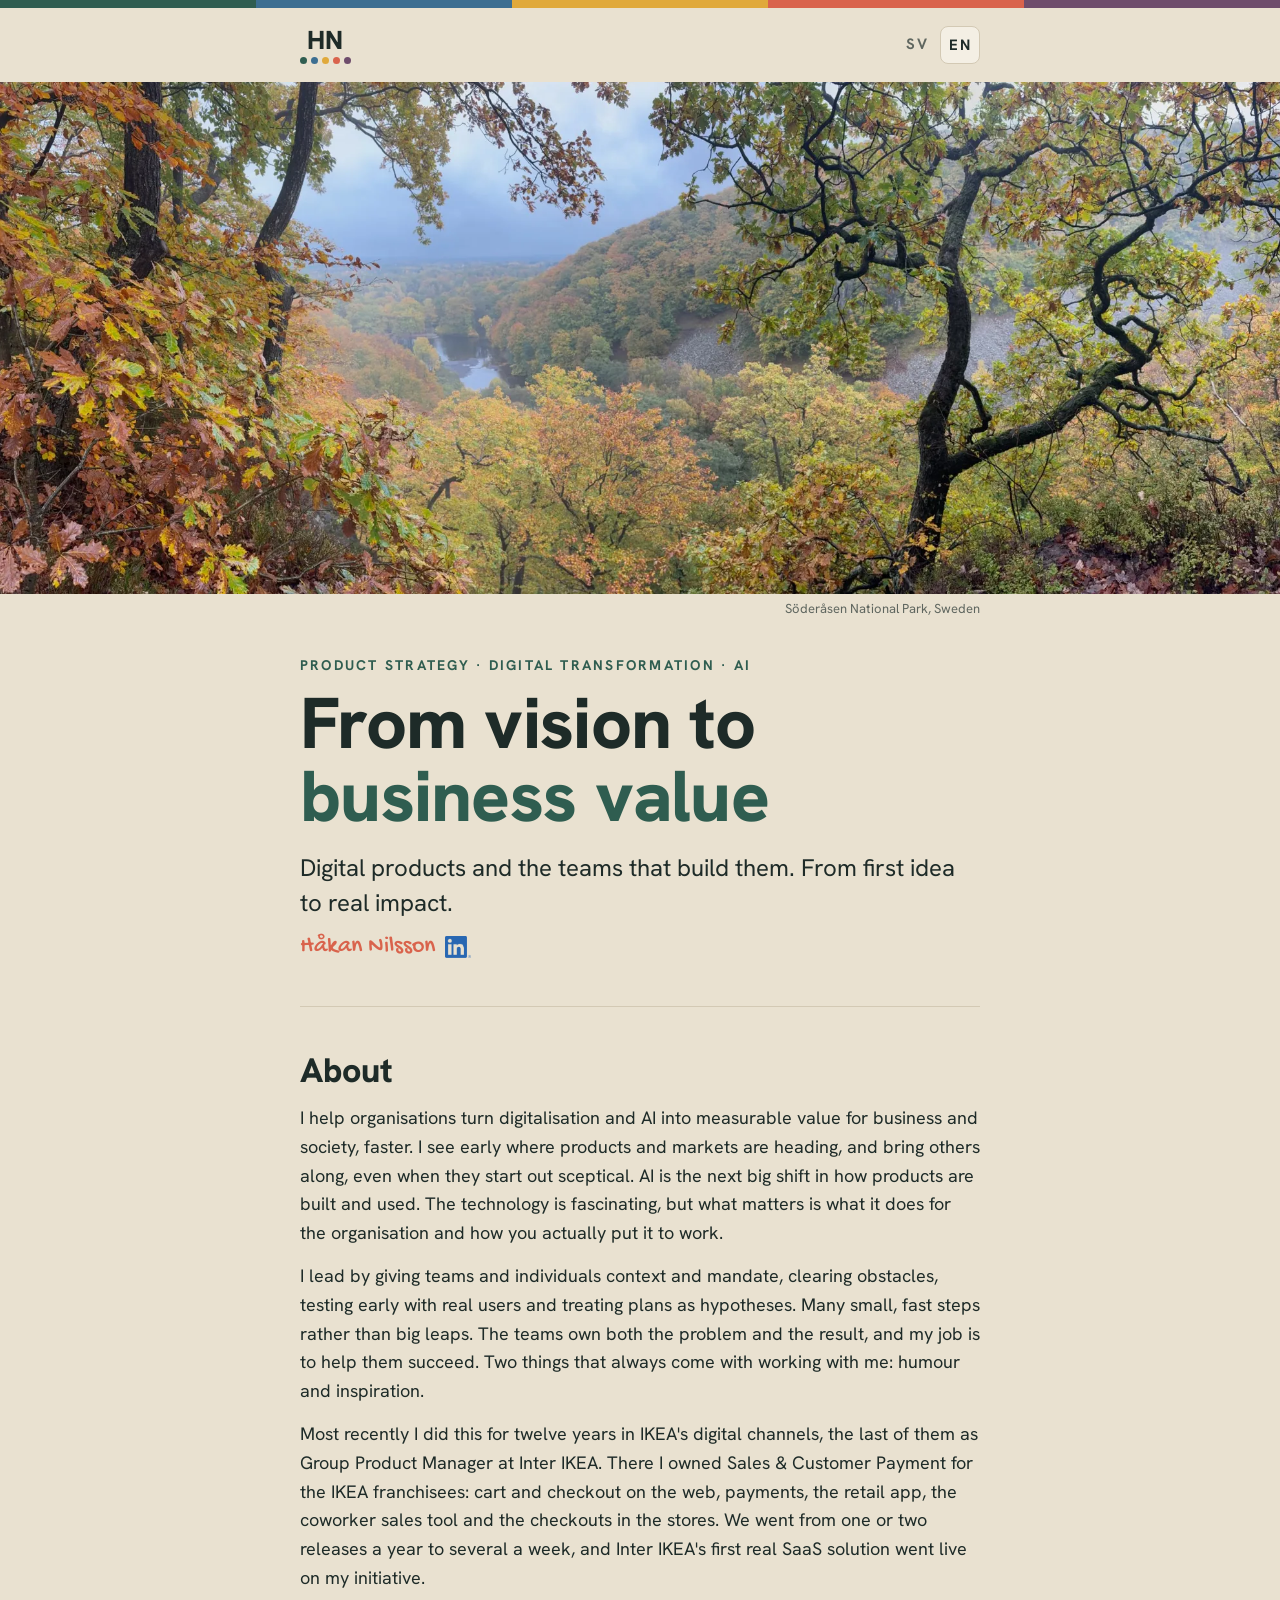
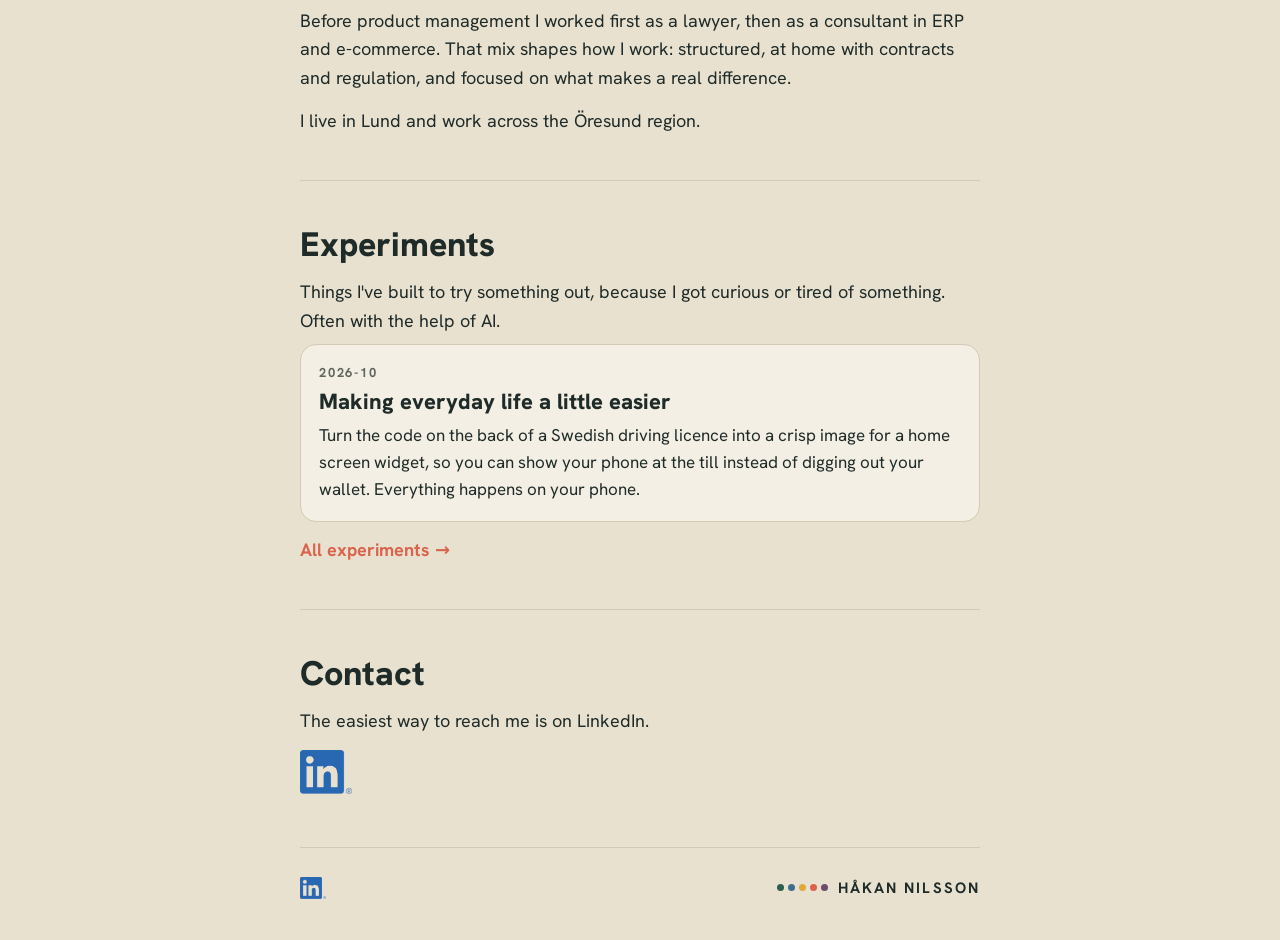
<file: index.html>
<!doctype html>
<html lang="sv">
<head>
<meta charset="utf-8">
<meta name="viewport" content="width=device-width, initial-scale=1">
<title>Håkan Nilsson</title>
<meta name="description" content="Håkan Nilsson · Från vision till affärsvärde · From vision to business value">
<link rel="alternate" hreflang="sv" href="https://hakannilsson.com/sv/">
<link rel="alternate" hreflang="en" href="https://hakannilsson.com/en/">
<link rel="alternate" hreflang="x-default" href="https://hakannilsson.com/">
<link rel="icon" href="/favicon.ico" sizes="48x48">
<link rel="icon" href="/favicon.svg" type="image/svg+xml">
<link rel="apple-touch-icon" href="/apple-touch-icon.png">
<meta name="theme-color" content="#E9E1D0">
<link rel="stylesheet" href="/assets/site.css">
<script>
(function(){
  var l=(navigator.languages&&navigator.languages.length?navigator.languages:[navigator.language||""]);
  var sv=false; for(var i=0;i<l.length;i++){ var x=(l[i]||"").toLowerCase(); if(x.indexOf("sv")===0||x.indexOf("nb")===0||x.indexOf("no")===0||x.indexOf("da")===0){sv=true;break;} if(x.indexOf("en")===0)break; }
  location.replace(sv?"/sv/":"/en/");
})();
</script>
<script defer src="https://cloud.umami.is/script.js" data-website-id="d91f61fa-3d75-4a39-abb6-3322f1e78047"></script>
</head>
<body>
<div class="band"><i style="background:#2F5D50"></i><i style="background:#3C6E91"></i><i style="background:#E0A93B"></i><i style="background:#D9634C"></i><i style="background:#6E4C6B"></i></div>
<div class="wrap" style="padding-top:60px">
<a class="mono" href="/sv/">HN<span class="dots"><i style="background:#2F5D50"></i><i style="background:#3C6E91"></i><i style="background:#E0A93B"></i><i style="background:#D9634C"></i><i style="background:#6E4C6B"></i></span></a>
<p style="margin-top:24px"><a href="/sv/" hreflang="sv" lang="sv">Svenska</a> · <a href="/en/" hreflang="en" lang="en">English</a></p>
</div>
</body>
</html>
</file>
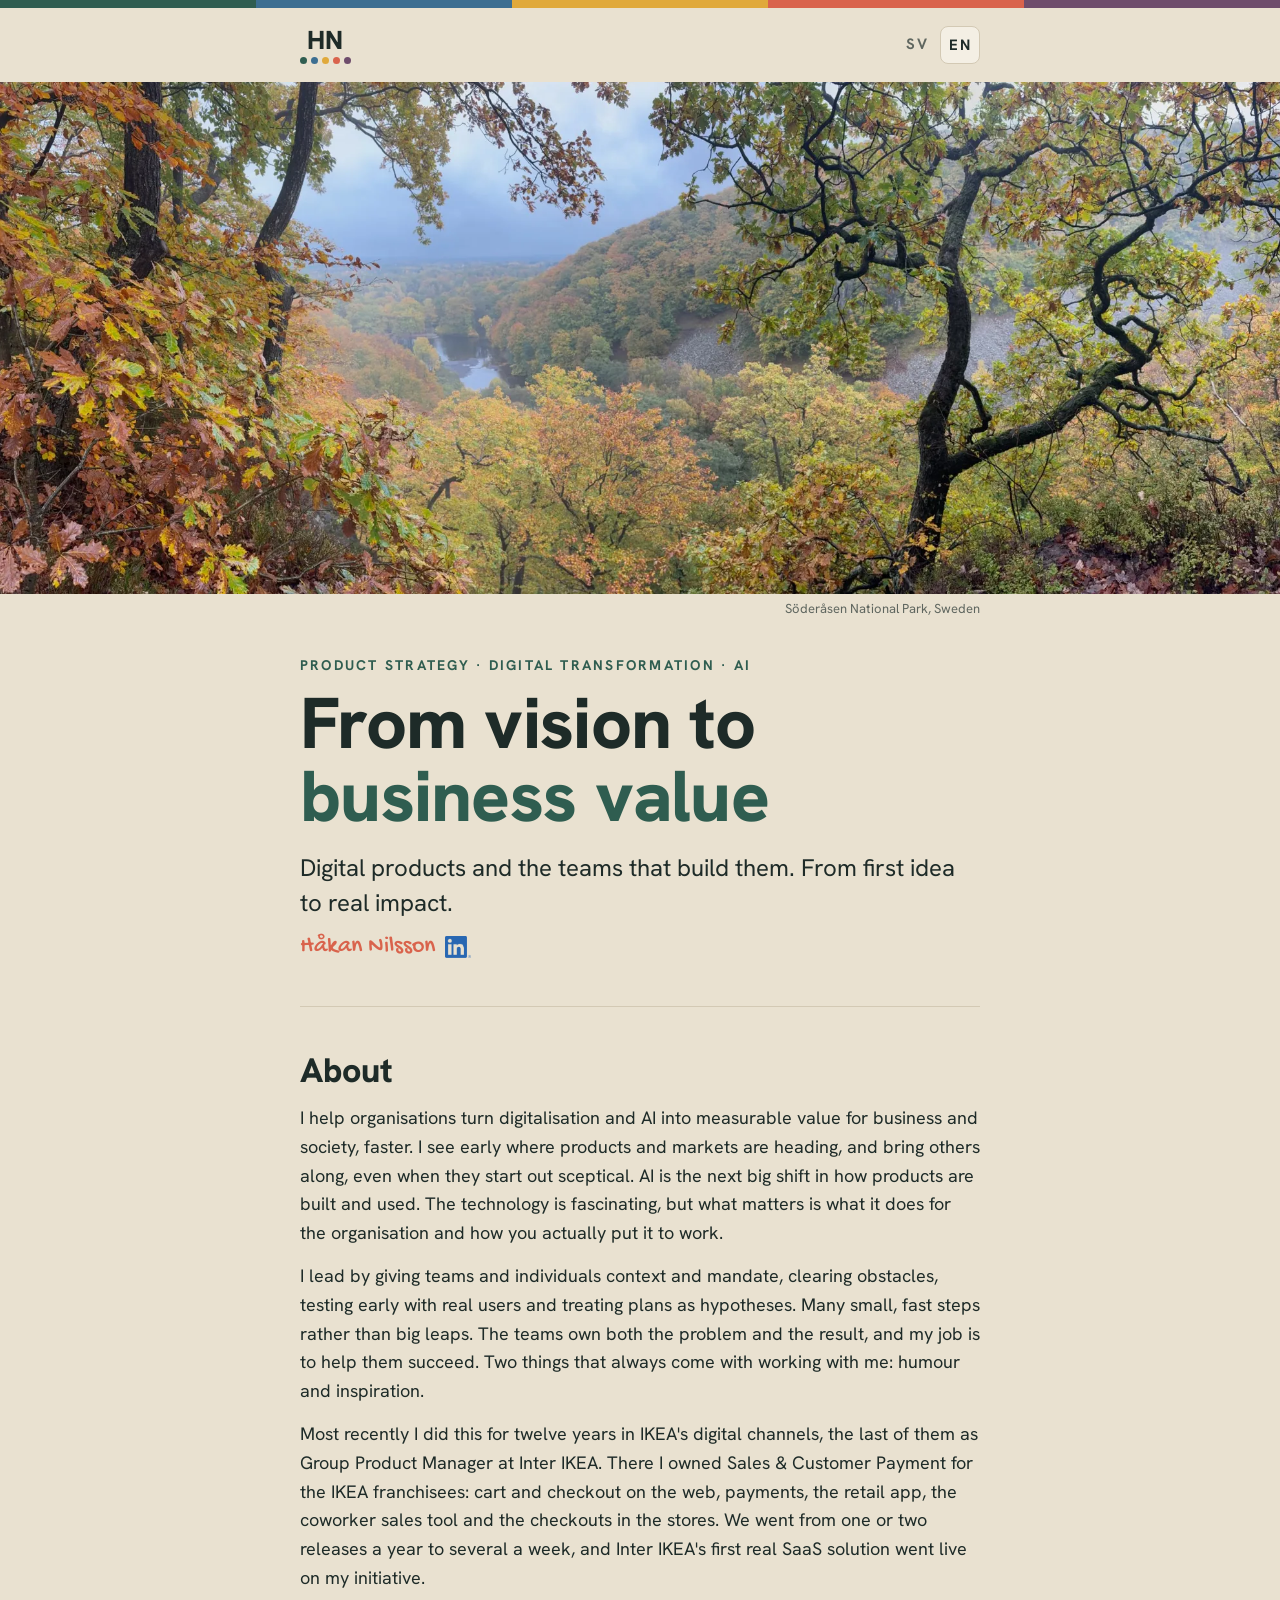
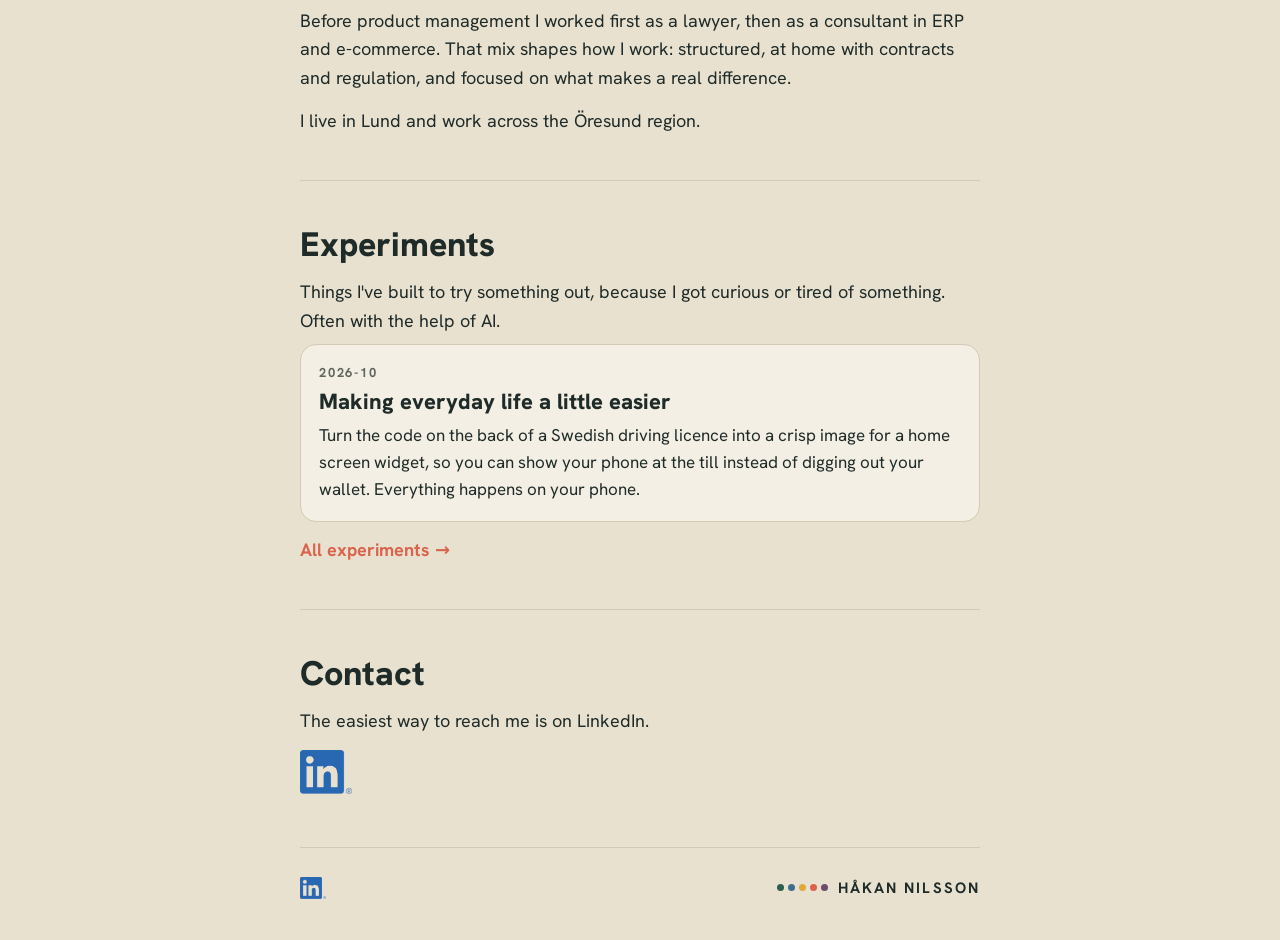
<file: en/index.html>
<!doctype html>
<html lang="en">
<head>
<meta charset="utf-8">
<meta name="viewport" content="width=device-width, initial-scale=1">
<title>Håkan Nilsson · From vision to business value</title>
<meta name="description" content="Håkan Nilsson builds digital products that create business value, and the teams that build them. Product strategy, digital transformation and AI.">
<link rel="canonical" href="https://hakannilsson.com/en/">
<link rel="alternate" hreflang="sv" href="https://hakannilsson.com/sv/"><link rel="alternate" hreflang="en" href="https://hakannilsson.com/en/"><link rel="alternate" hreflang="x-default" href="https://hakannilsson.com/">
<link rel="icon" href="/favicon.ico" sizes="48x48">
<link rel="icon" href="/favicon.svg" type="image/svg+xml">
<link rel="apple-touch-icon" href="/apple-touch-icon.png">
<meta name="theme-color" content="#E9E1D0">
<meta property="og:title" content="Håkan Nilsson · From vision to business value">
<meta property="og:description" content="Håkan Nilsson builds digital products that create business value, and the teams that build them. Product strategy, digital transformation and AI.">
<meta property="og:url" content="https://hakannilsson.com/en/">
<meta property="og:locale" content="en_GB">
<link rel="preload" href="/assets/fonts/hanken-grotesk-latin-800-normal.woff2" as="font" type="font/woff2" crossorigin>
<meta property="og:image" content="https://hakannilsson.com/assets/img/intro-1200.jpg">
<link rel="stylesheet" href="/assets/site.css">
<script defer src="https://cloud.umami.is/script.js" data-website-id="d91f61fa-3d75-4a39-abb6-3322f1e78047"></script>
</head>
<body>
<div class="band"><i style="background:#2F5D50"></i><i style="background:#3C6E91"></i><i style="background:#E0A93B"></i><i style="background:#D9634C"></i><i style="background:#6E4C6B"></i></div>
<div class="wrap">
<header class="top"><a class="mono" href="/en/" aria-label="Håkan Nilsson">HN<span class="dots"><i style="background:#2F5D50"></i><i style="background:#3C6E91"></i><i style="background:#E0A93B"></i><i style="background:#D9634C"></i><i style="background:#6E4C6B"></i></span></a>
<nav class="lang" aria-label="Language"><a href="/sv/" hreflang="sv" lang="sv">SV</a><span aria-current="true">EN</span></nav></header>
<main><figure class="intro"><picture><source type="image/webp" srcset="/assets/img/intro-800.webp 800w, /assets/img/intro-1200.webp 1200w, /assets/img/intro-2000.webp 2000w" sizes="100vw"><img src="/assets/img/intro-1200.jpg" srcset="/assets/img/intro-800.jpg 800w, /assets/img/intro-1200.jpg 1200w, /assets/img/intro-2000.jpg 2000w" sizes="100vw" width="2000" height="792" alt="Autumn oak forest in Söderåsen National Park, Sweden, with a river winding through the valley below" fetchpriority="high"></picture><figcaption>Söderåsen National Park, Sweden</figcaption></figure><section class="hero"><div class="label">Product strategy · Digital transformation · AI</div>
<h1>From vision to <em>business value</em></h1>
<p class="lead">Digital products and the teams that build them. From first idea to real impact.</p>
<p class="hand byline" style="margin-top:12px"><span>Håkan Nilsson</span><a class="li-by" href="https://www.linkedin.com/in/hakan---nilsson/" rel="me" aria-label="Håkan Nilsson on LinkedIn"><img src="/assets/img/linkedin-in.png" width="634" height="538" alt="LinkedIn"></a></p></section><section id="about"><h2>About</h2>
<p>I help organisations turn digitalisation and AI into measurable value for business and society, faster. I see early where products and markets are heading, and bring others along, even when they start out sceptical. AI is the next big shift in how products are built and used. The technology is fascinating, but what matters is what it does for the organisation and how you actually put it to work.</p>
<p>I lead by giving teams and individuals context and mandate, clearing obstacles, testing early with real users and treating plans as hypotheses. Many small, fast steps rather than big leaps. The teams own both the problem and the result, and my job is to help them succeed. Two things that always come with working with me: humour and inspiration.</p>
<p>Most recently I did this for twelve years in IKEA's digital channels, the last of them as Group Product Manager at Inter IKEA. There I owned Sales &amp; Customer Payment for the IKEA franchisees: cart and checkout on the web, payments, the retail app, the coworker sales tool and the checkouts in the stores. We went from one or two releases a year to several a week, and Inter IKEA's first real SaaS solution went live on my initiative.</p>
<p>Before product management I worked first as a lawyer, then as a consultant in ERP and e-commerce. That mix shapes how I work: structured, at home with contracts and regulation, and focused on what makes a real difference.</p>
<p>I live in Lund and work across the Öresund region.</p></section><section id="experiments"><h2>Experiments</h2><p>Things I've built to try something out, because I got curious or tired of something. Often with the help of AI.</p><div class="cards"><a class="card" href="/en/experiments/korkort/"><div class="meta">2026-10</div><h3>Making everyday life a little easier</h3><p>Turn the code on the back of a Swedish driving licence into a crisp image for a home screen widget, so you can show your phone at the till instead of digging out your wallet. Everything happens on your phone.</p></a></div><a class="more" href="/en/experiments/">All experiments →</a></section><section id="contact"><h2>Contact</h2>
<p>The easiest way to reach me is on LinkedIn.</p>
<a class="li" href="https://www.linkedin.com/in/hakan---nilsson/" rel="me"><img src="/assets/img/linkedin-in.png" width="634" height="538" alt="LinkedIn"></a></section></main><footer class="bottom"><span style="display:flex;align-items:center;gap:14px"><a class="li-foot" href="https://www.linkedin.com/in/hakan---nilsson/" rel="me" aria-label="Håkan Nilsson on LinkedIn"><img src="/assets/img/linkedin-in.png" width="634" height="538" alt="LinkedIn"></a></span><a class="me" href="/en/" style="text-decoration:none"><span class="dots"><i style="background:#2F5D50"></i><i style="background:#3C6E91"></i><i style="background:#E0A93B"></i><i style="background:#D9634C"></i><i style="background:#6E4C6B"></i></span>HÅKAN NILSSON</a></footer>
</div>
</body>
</html>
</file>
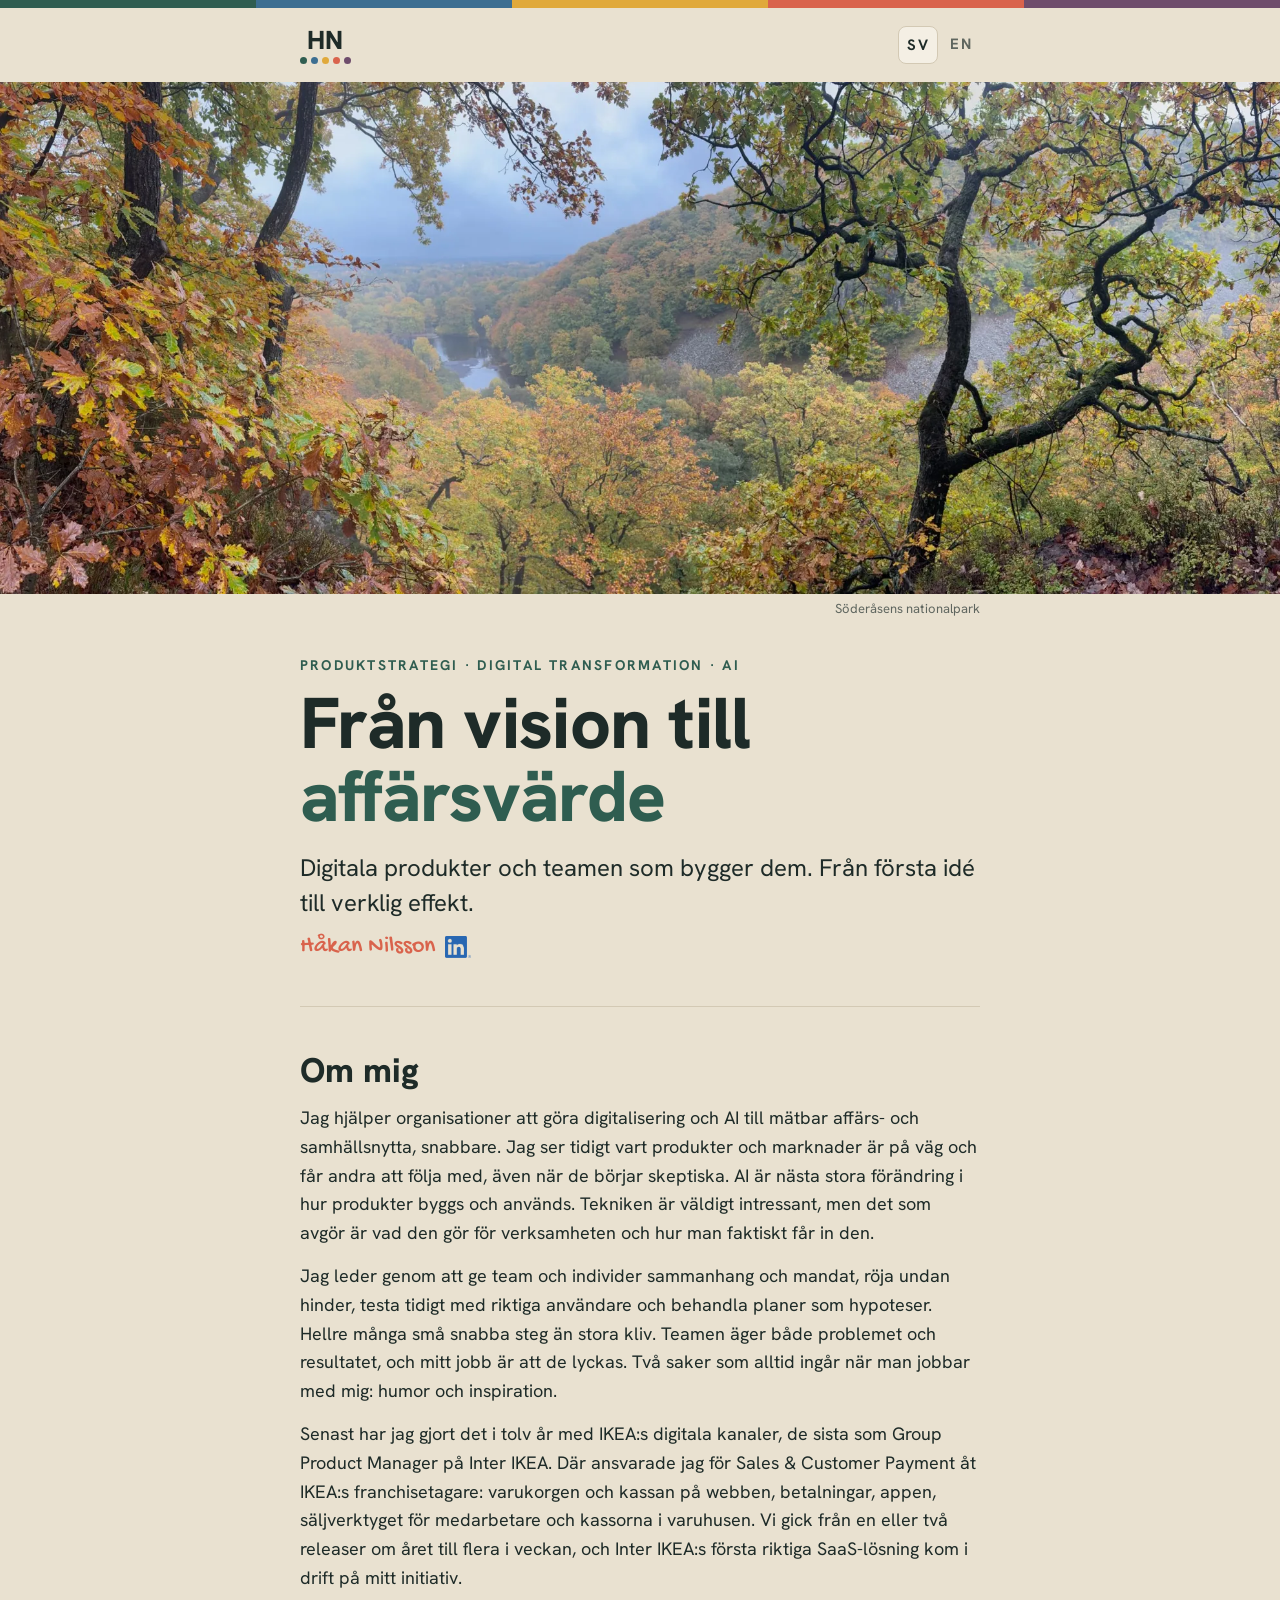
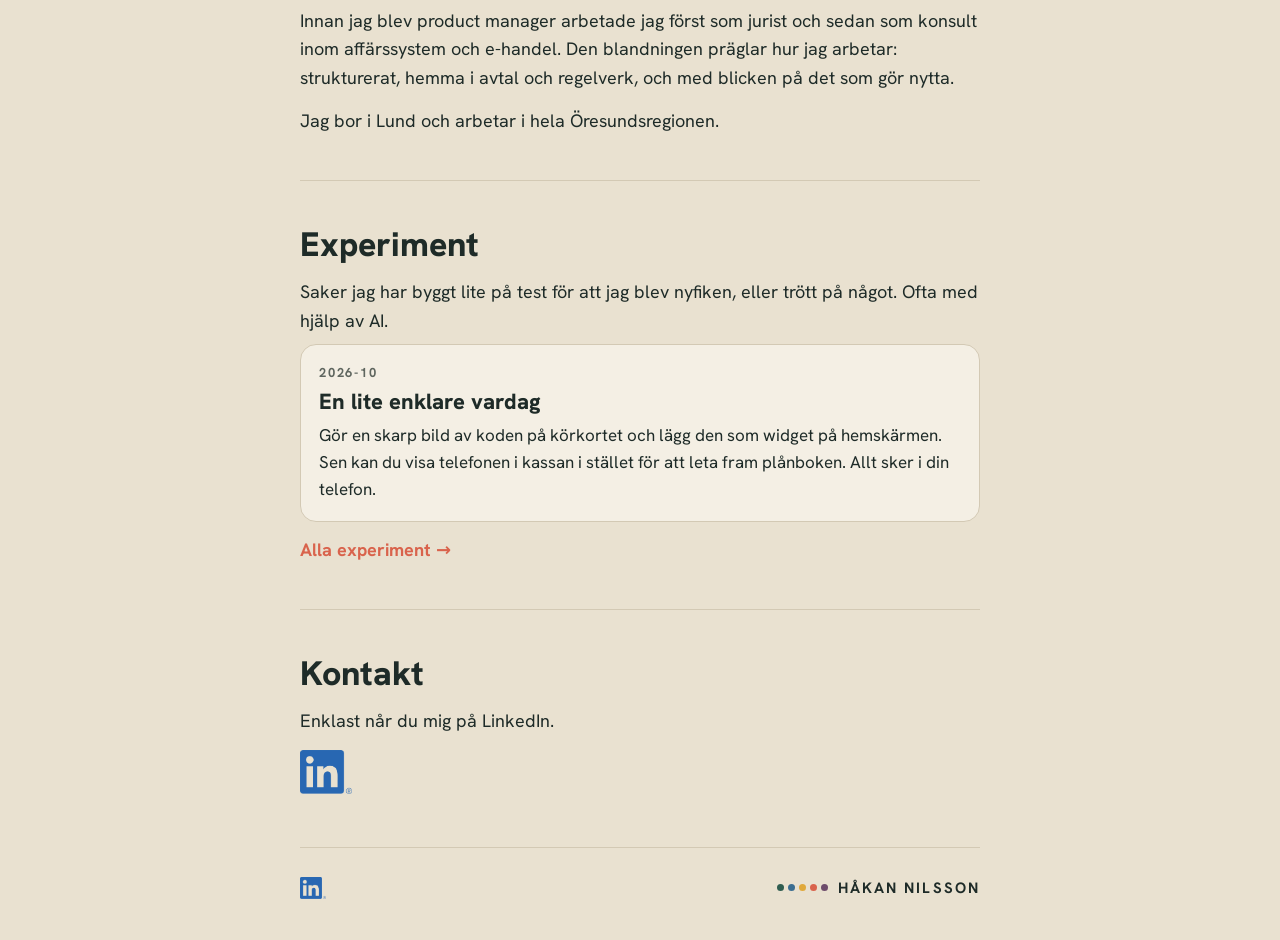
<file: sv/index.html>
<!doctype html>
<html lang="sv">
<head>
<meta charset="utf-8">
<meta name="viewport" content="width=device-width, initial-scale=1">
<title>Håkan Nilsson · Från vision till affärsvärde</title>
<meta name="description" content="Håkan Nilsson bygger digitala produkter som skapar affärsvärde, och teamen som bygger dem. Produktstrategi, digital transformation och AI.">
<link rel="canonical" href="https://hakannilsson.com/sv/">
<link rel="alternate" hreflang="sv" href="https://hakannilsson.com/sv/"><link rel="alternate" hreflang="en" href="https://hakannilsson.com/en/"><link rel="alternate" hreflang="x-default" href="https://hakannilsson.com/">
<link rel="icon" href="/favicon.ico" sizes="48x48">
<link rel="icon" href="/favicon.svg" type="image/svg+xml">
<link rel="apple-touch-icon" href="/apple-touch-icon.png">
<meta name="theme-color" content="#E9E1D0">
<meta property="og:title" content="Håkan Nilsson · Från vision till affärsvärde">
<meta property="og:description" content="Håkan Nilsson bygger digitala produkter som skapar affärsvärde, och teamen som bygger dem. Produktstrategi, digital transformation och AI.">
<meta property="og:url" content="https://hakannilsson.com/sv/">
<meta property="og:locale" content="sv_SE">
<link rel="preload" href="/assets/fonts/hanken-grotesk-latin-800-normal.woff2" as="font" type="font/woff2" crossorigin>
<meta property="og:image" content="https://hakannilsson.com/assets/img/intro-1200.jpg">
<link rel="stylesheet" href="/assets/site.css">
<script defer src="https://cloud.umami.is/script.js" data-website-id="d91f61fa-3d75-4a39-abb6-3322f1e78047"></script>
</head>
<body>
<div class="band"><i style="background:#2F5D50"></i><i style="background:#3C6E91"></i><i style="background:#E0A93B"></i><i style="background:#D9634C"></i><i style="background:#6E4C6B"></i></div>
<div class="wrap">
<header class="top"><a class="mono" href="/sv/" aria-label="Håkan Nilsson">HN<span class="dots"><i style="background:#2F5D50"></i><i style="background:#3C6E91"></i><i style="background:#E0A93B"></i><i style="background:#D9634C"></i><i style="background:#6E4C6B"></i></span></a>
<nav class="lang" aria-label="Språk"><span aria-current="true">SV</span><a href="/en/" hreflang="en" lang="en">EN</a></nav></header>
<main><figure class="intro"><picture><source type="image/webp" srcset="/assets/img/intro-800.webp 800w, /assets/img/intro-1200.webp 1200w, /assets/img/intro-2000.webp 2000w" sizes="100vw"><img src="/assets/img/intro-1200.jpg" srcset="/assets/img/intro-800.jpg 800w, /assets/img/intro-1200.jpg 1200w, /assets/img/intro-2000.jpg 2000w" sizes="100vw" width="2000" height="792" alt="Höstskog med ekar i Söderåsens nationalpark, med ett vattendrag som slingrar sig genom dalen nedanför" fetchpriority="high"></picture><figcaption>Söderåsens nationalpark</figcaption></figure><section class="hero"><div class="label">Produktstrategi · Digital transformation · AI</div>
<h1>Från vision till <em>affärsvärde</em></h1>
<p class="lead">Digitala produkter och teamen som bygger dem. Från första idé till verklig effekt.</p>
<p class="hand byline" style="margin-top:12px"><span>Håkan Nilsson</span><a class="li-by" href="https://www.linkedin.com/in/hakan---nilsson/" rel="me" aria-label="Håkan Nilsson på LinkedIn"><img src="/assets/img/linkedin-in.png" width="634" height="538" alt="LinkedIn"></a></p></section><section id="about"><h2>Om mig</h2>
<p>Jag hjälper organisationer att göra digitalisering och AI till mätbar affärs- och samhällsnytta, snabbare. Jag ser tidigt vart produkter och marknader är på väg och får andra att följa med, även när de börjar skeptiska. AI är nästa stora förändring i hur produkter byggs och används. Tekniken är väldigt intressant, men det som avgör är vad den gör för verksamheten och hur man faktiskt får in den.</p>
<p>Jag leder genom att ge team och individer sammanhang och mandat, röja undan hinder, testa tidigt med riktiga användare och behandla planer som hypoteser. Hellre många små snabba steg än stora kliv. Teamen äger både problemet och resultatet, och mitt jobb är att de lyckas. Två saker som alltid ingår när man jobbar med mig: humor och inspiration.</p>
<p>Senast har jag gjort det i tolv år med IKEA:s digitala kanaler, de sista som Group Product Manager på Inter IKEA. Där ansvarade jag för Sales &amp; Customer Payment åt IKEA:s franchisetagare: varukorgen och kassan på webben, betalningar, appen, säljverktyget för medarbetare och kassorna i varuhusen. Vi gick från en eller två releaser om året till flera i veckan, och Inter IKEA:s första riktiga SaaS-lösning kom i drift på mitt initiativ.</p>
<p>Innan jag blev product manager arbetade jag först som jurist och sedan som konsult inom affärssystem och e-handel. Den blandningen präglar hur jag arbetar: strukturerat, hemma i avtal och regelverk, och med blicken på det som gör nytta.</p>
<p>Jag bor i Lund och arbetar i hela Öresundsregionen.</p></section><section id="experiments"><h2>Experiment</h2><p>Saker jag har byggt lite på test för att jag blev nyfiken, eller trött på något. Ofta med hjälp av AI.</p><div class="cards"><a class="card" href="/sv/experiment/korkort/"><div class="meta">2026-10</div><h3>En lite enklare vardag</h3><p>Gör en skarp bild av koden på körkortet och lägg den som widget på hemskärmen. Sen kan du visa telefonen i kassan i stället för att leta fram plånboken. Allt sker i din telefon.</p></a></div><a class="more" href="/sv/experiment/">Alla experiment →</a></section><section id="contact"><h2>Kontakt</h2>
<p>Enklast når du mig på LinkedIn.</p>
<a class="li" href="https://www.linkedin.com/in/hakan---nilsson/" rel="me"><img src="/assets/img/linkedin-in.png" width="634" height="538" alt="LinkedIn"></a></section></main><footer class="bottom"><span style="display:flex;align-items:center;gap:14px"><a class="li-foot" href="https://www.linkedin.com/in/hakan---nilsson/" rel="me" aria-label="Håkan Nilsson på LinkedIn"><img src="/assets/img/linkedin-in.png" width="634" height="538" alt="LinkedIn"></a></span><a class="me" href="/sv/" style="text-decoration:none"><span class="dots"><i style="background:#2F5D50"></i><i style="background:#3C6E91"></i><i style="background:#E0A93B"></i><i style="background:#D9634C"></i><i style="background:#6E4C6B"></i></span>HÅKAN NILSSON</a></footer>
</div>
</body>
</html>
</file>
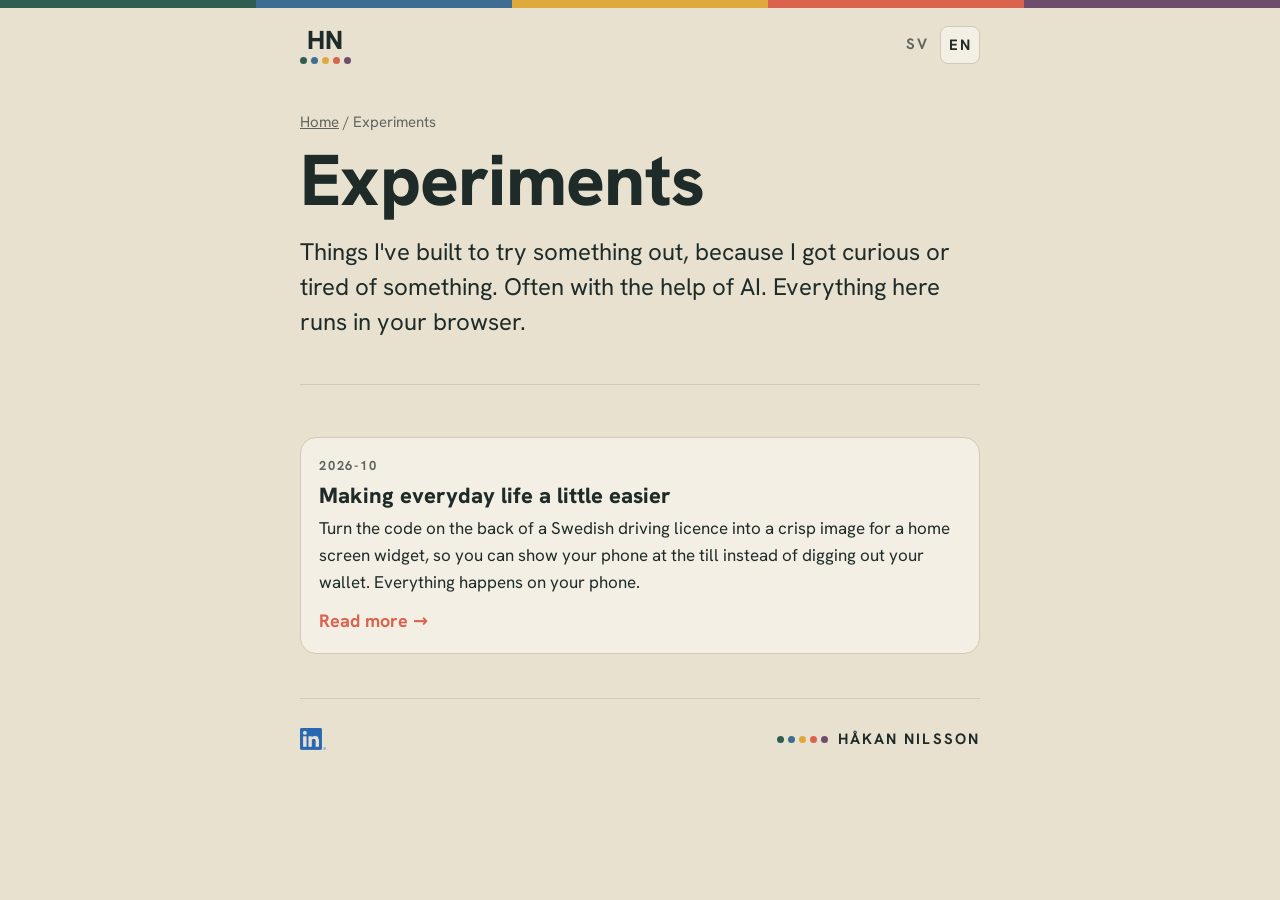
<file: en/experiments/index.html>
<!doctype html>
<html lang="en">
<head>
<meta charset="utf-8">
<meta name="viewport" content="width=device-width, initial-scale=1">
<title>Experiments · Håkan Nilsson</title>
<meta name="description" content="Small things Håkan Nilsson builds and tries out, often with AI.">
<link rel="canonical" href="https://hakannilsson.com/en/experiments/">
<link rel="alternate" hreflang="sv" href="https://hakannilsson.com/sv/experiment/"><link rel="alternate" hreflang="en" href="https://hakannilsson.com/en/experiments/"><link rel="alternate" hreflang="x-default" href="https://hakannilsson.com/">
<link rel="icon" href="/favicon.ico" sizes="48x48">
<link rel="icon" href="/favicon.svg" type="image/svg+xml">
<link rel="apple-touch-icon" href="/apple-touch-icon.png">
<meta name="theme-color" content="#E9E1D0">
<meta property="og:title" content="Experiments · Håkan Nilsson">
<meta property="og:description" content="Small things Håkan Nilsson builds and tries out, often with AI.">
<meta property="og:url" content="https://hakannilsson.com/en/experiments/">
<meta property="og:locale" content="en_GB">
<link rel="preload" href="/assets/fonts/hanken-grotesk-latin-800-normal.woff2" as="font" type="font/woff2" crossorigin>
<meta property="og:image" content="https://hakannilsson.com/assets/img/intro-1200.jpg">
<link rel="stylesheet" href="/assets/site.css">
<script defer src="https://cloud.umami.is/script.js" data-website-id="d91f61fa-3d75-4a39-abb6-3322f1e78047"></script>
</head>
<body>
<div class="band"><i style="background:#2F5D50"></i><i style="background:#3C6E91"></i><i style="background:#E0A93B"></i><i style="background:#D9634C"></i><i style="background:#6E4C6B"></i></div>
<div class="wrap">
<header class="top"><a class="mono" href="/en/" aria-label="Håkan Nilsson">HN<span class="dots"><i style="background:#2F5D50"></i><i style="background:#3C6E91"></i><i style="background:#E0A93B"></i><i style="background:#D9634C"></i><i style="background:#6E4C6B"></i></span></a>
<nav class="lang" aria-label="Language"><a href="/sv/experiment/" hreflang="sv" lang="sv">SV</a><span aria-current="true">EN</span></nav></header>
<main><section class="hero"><p class="crumbs"><a href="/en/">Home</a> / Experiments</p><h1>Experiments</h1><p class="lead">Things I've built to try something out, because I got curious or tired of something. Often with the help of AI. Everything here runs in your browser.</p></section><section><div class="cards"><a class="card" href="/en/experiments/korkort/"><div class="meta">2026-10</div><h3>Making everyday life a little easier</h3><p>Turn the code on the back of a Swedish driving licence into a crisp image for a home screen widget, so you can show your phone at the till instead of digging out your wallet. Everything happens on your phone.</p><span class="go">Read more →</span></a></div></section></main><footer class="bottom"><span style="display:flex;align-items:center;gap:14px"><a class="li-foot" href="https://www.linkedin.com/in/hakan---nilsson/" rel="me" aria-label="Håkan Nilsson on LinkedIn"><img src="/assets/img/linkedin-in.png" width="634" height="538" alt="LinkedIn"></a></span><a class="me" href="/en/" style="text-decoration:none"><span class="dots"><i style="background:#2F5D50"></i><i style="background:#3C6E91"></i><i style="background:#E0A93B"></i><i style="background:#D9634C"></i><i style="background:#6E4C6B"></i></span>HÅKAN NILSSON</a></footer>
</div>
</body>
</html>
</file>
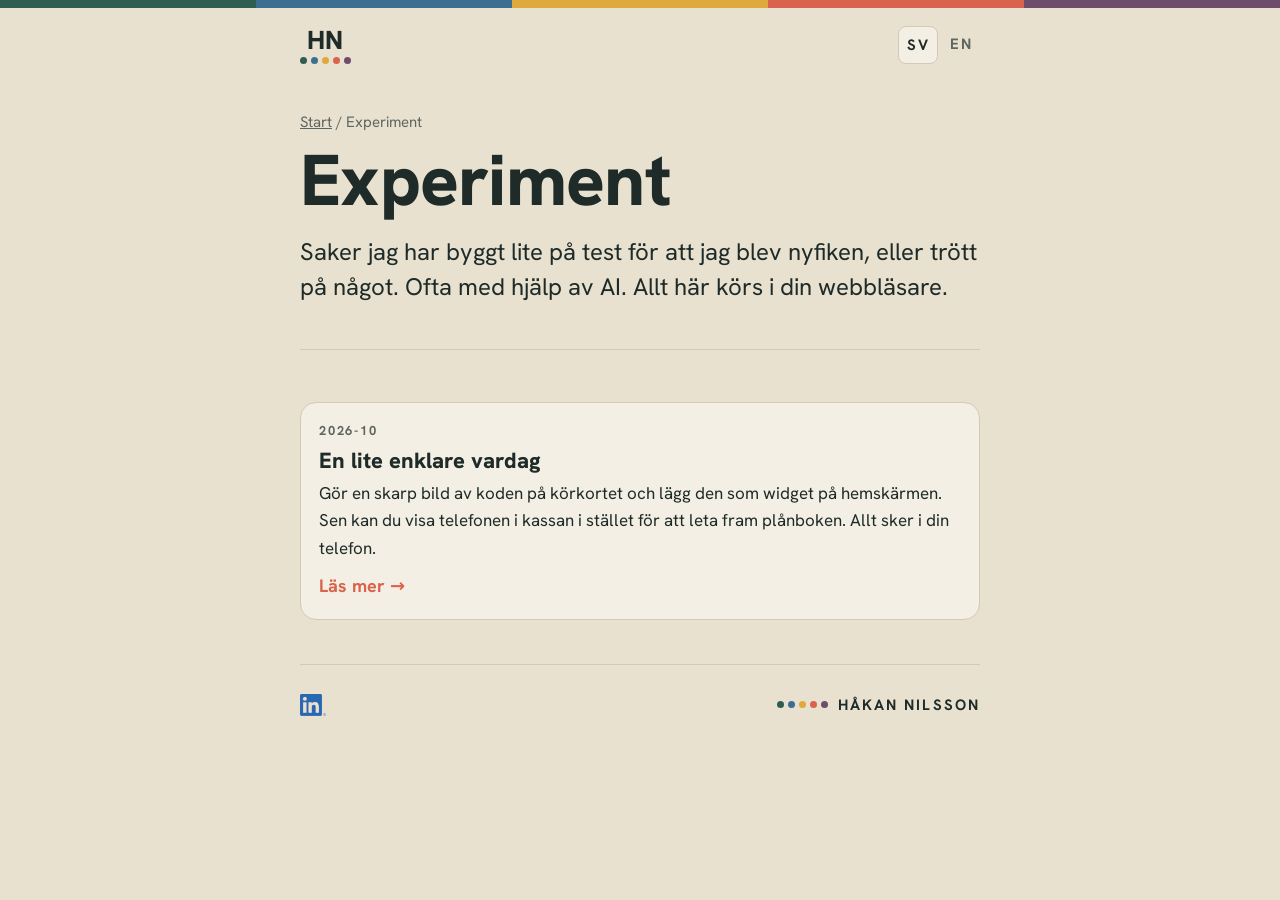
<file: sv/experiment/index.html>
<!doctype html>
<html lang="sv">
<head>
<meta charset="utf-8">
<meta name="viewport" content="width=device-width, initial-scale=1">
<title>Experiment · Håkan Nilsson</title>
<meta name="description" content="Små saker Håkan Nilsson bygger och provar, ofta med AI.">
<link rel="canonical" href="https://hakannilsson.com/sv/experiment/">
<link rel="alternate" hreflang="sv" href="https://hakannilsson.com/sv/experiment/"><link rel="alternate" hreflang="en" href="https://hakannilsson.com/en/experiments/"><link rel="alternate" hreflang="x-default" href="https://hakannilsson.com/">
<link rel="icon" href="/favicon.ico" sizes="48x48">
<link rel="icon" href="/favicon.svg" type="image/svg+xml">
<link rel="apple-touch-icon" href="/apple-touch-icon.png">
<meta name="theme-color" content="#E9E1D0">
<meta property="og:title" content="Experiment · Håkan Nilsson">
<meta property="og:description" content="Små saker Håkan Nilsson bygger och provar, ofta med AI.">
<meta property="og:url" content="https://hakannilsson.com/sv/experiment/">
<meta property="og:locale" content="sv_SE">
<link rel="preload" href="/assets/fonts/hanken-grotesk-latin-800-normal.woff2" as="font" type="font/woff2" crossorigin>
<meta property="og:image" content="https://hakannilsson.com/assets/img/intro-1200.jpg">
<link rel="stylesheet" href="/assets/site.css">
<script defer src="https://cloud.umami.is/script.js" data-website-id="d91f61fa-3d75-4a39-abb6-3322f1e78047"></script>
</head>
<body>
<div class="band"><i style="background:#2F5D50"></i><i style="background:#3C6E91"></i><i style="background:#E0A93B"></i><i style="background:#D9634C"></i><i style="background:#6E4C6B"></i></div>
<div class="wrap">
<header class="top"><a class="mono" href="/sv/" aria-label="Håkan Nilsson">HN<span class="dots"><i style="background:#2F5D50"></i><i style="background:#3C6E91"></i><i style="background:#E0A93B"></i><i style="background:#D9634C"></i><i style="background:#6E4C6B"></i></span></a>
<nav class="lang" aria-label="Språk"><span aria-current="true">SV</span><a href="/en/experiments/" hreflang="en" lang="en">EN</a></nav></header>
<main><section class="hero"><p class="crumbs"><a href="/sv/">Start</a> / Experiment</p><h1>Experiment</h1><p class="lead">Saker jag har byggt lite på test för att jag blev nyfiken, eller trött på något. Ofta med hjälp av AI. Allt här körs i din webbläsare.</p></section><section><div class="cards"><a class="card" href="/sv/experiment/korkort/"><div class="meta">2026-10</div><h3>En lite enklare vardag</h3><p>Gör en skarp bild av koden på körkortet och lägg den som widget på hemskärmen. Sen kan du visa telefonen i kassan i stället för att leta fram plånboken. Allt sker i din telefon.</p><span class="go">Läs mer →</span></a></div></section></main><footer class="bottom"><span style="display:flex;align-items:center;gap:14px"><a class="li-foot" href="https://www.linkedin.com/in/hakan---nilsson/" rel="me" aria-label="Håkan Nilsson på LinkedIn"><img src="/assets/img/linkedin-in.png" width="634" height="538" alt="LinkedIn"></a></span><a class="me" href="/sv/" style="text-decoration:none"><span class="dots"><i style="background:#2F5D50"></i><i style="background:#3C6E91"></i><i style="background:#E0A93B"></i><i style="background:#D9634C"></i><i style="background:#6E4C6B"></i></span>HÅKAN NILSSON</a></footer>
</div>
</body>
</html>
</file>
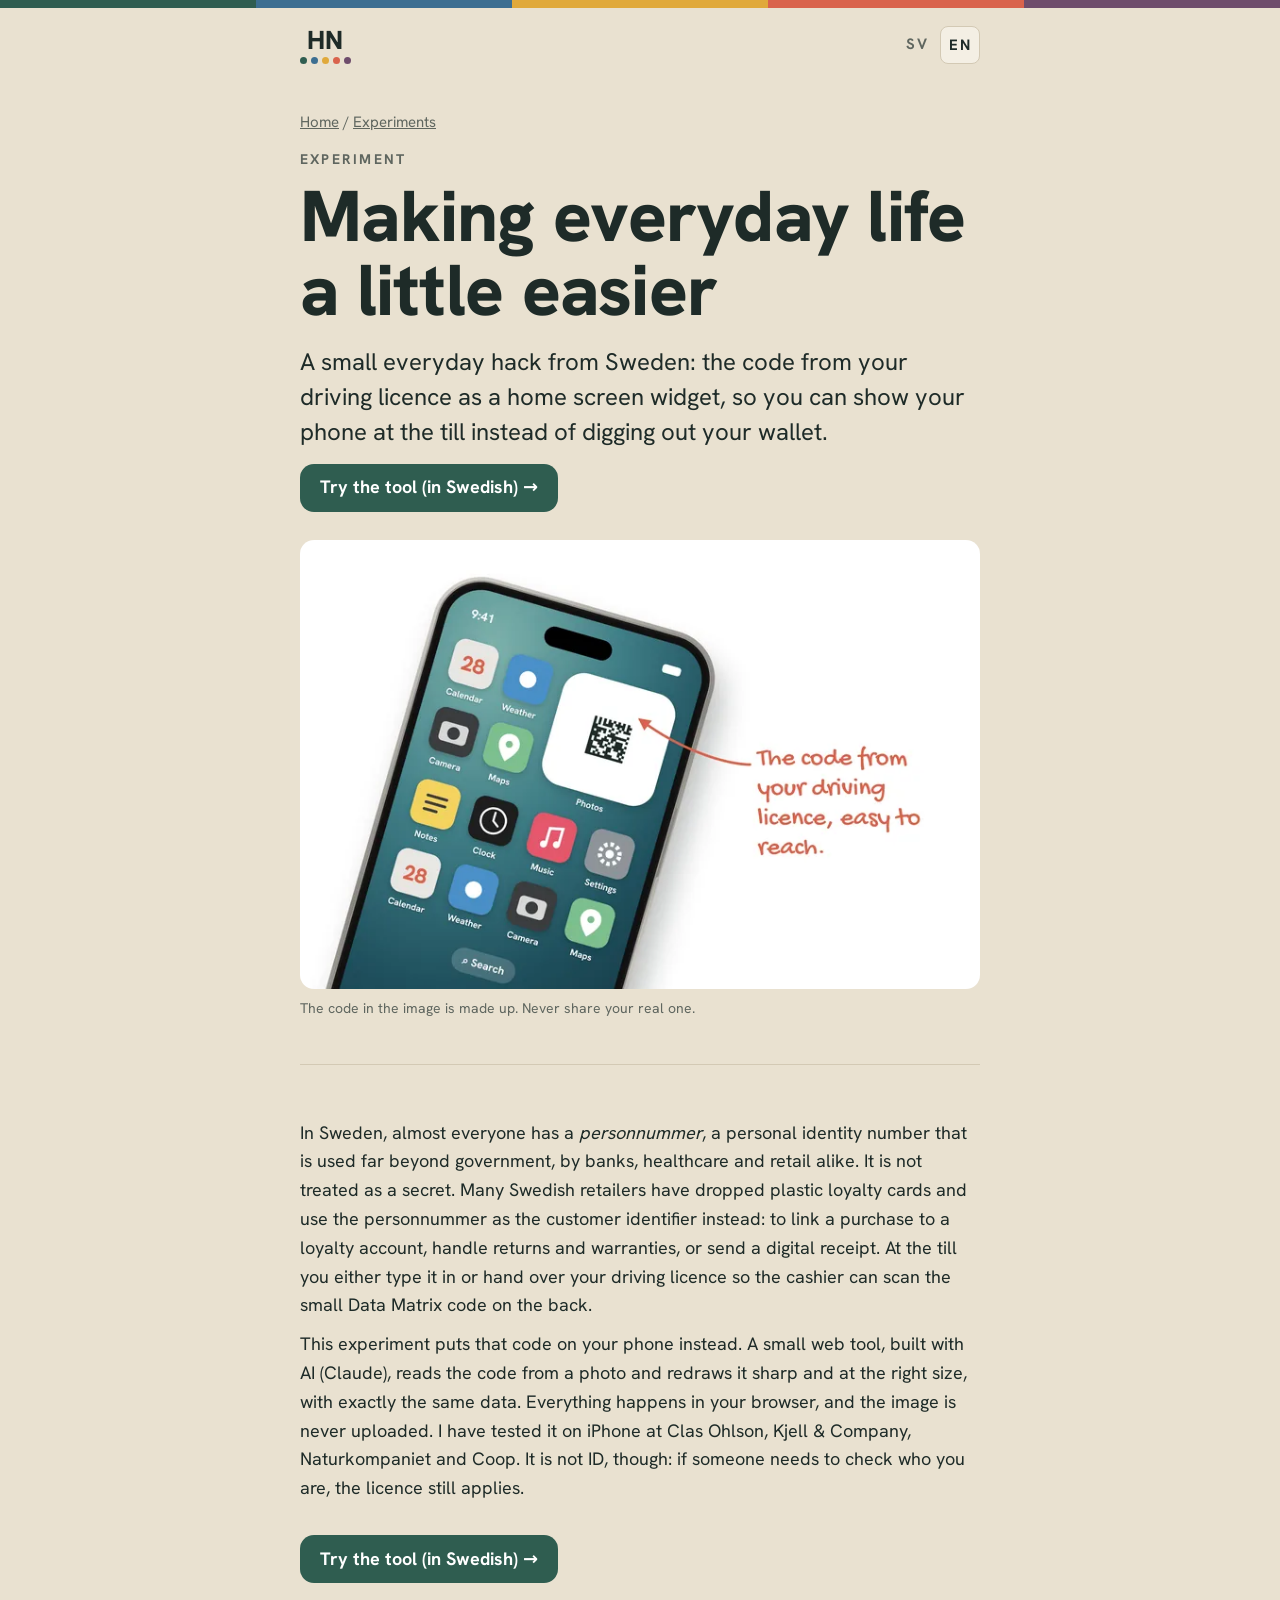
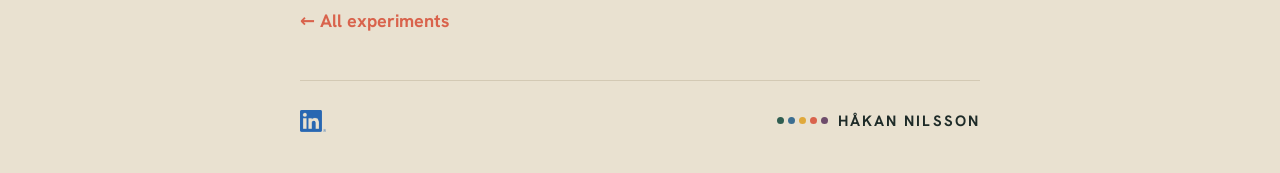
<file: en/experiments/korkort/index.html>
<!doctype html>
<html lang="en">
<head>
<meta charset="utf-8">
<meta name="viewport" content="width=device-width, initial-scale=1">
<title>Making everyday life a little easier · Experiments · Håkan Nilsson</title>
<meta name="description" content="Turn the code on the back of a Swedish driving licence into a crisp image for a home screen widget, so you can show your phone at the till instead of digging out your wallet. Everything happens on your phone.">
<link rel="canonical" href="https://hakannilsson.com/en/experiments/korkort/">
<link rel="alternate" hreflang="sv" href="https://hakannilsson.com/sv/experiment/korkort/"><link rel="alternate" hreflang="en" href="https://hakannilsson.com/en/experiments/korkort/"><link rel="alternate" hreflang="x-default" href="https://hakannilsson.com/">
<link rel="icon" href="/favicon.ico" sizes="48x48">
<link rel="icon" href="/favicon.svg" type="image/svg+xml">
<link rel="apple-touch-icon" href="/apple-touch-icon.png">
<meta name="theme-color" content="#E9E1D0">
<meta property="og:title" content="Making everyday life a little easier · Experiments · Håkan Nilsson">
<meta property="og:description" content="Turn the code on the back of a Swedish driving licence into a crisp image for a home screen widget, so you can show your phone at the till instead of digging out your wallet. Everything happens on your phone.">
<meta property="og:url" content="https://hakannilsson.com/en/experiments/korkort/">
<meta property="og:locale" content="en_GB">
<link rel="preload" href="/assets/fonts/hanken-grotesk-latin-800-normal.woff2" as="font" type="font/woff2" crossorigin>
<meta property="og:image" content="https://hakannilsson.com/assets/img/intro-1200.jpg">
<link rel="stylesheet" href="/assets/site.css">
<script defer src="https://cloud.umami.is/script.js" data-website-id="d91f61fa-3d75-4a39-abb6-3322f1e78047"></script>
</head>
<body>
<div class="band"><i style="background:#2F5D50"></i><i style="background:#3C6E91"></i><i style="background:#E0A93B"></i><i style="background:#D9634C"></i><i style="background:#6E4C6B"></i></div>
<div class="wrap">
<header class="top"><a class="mono" href="/en/" aria-label="Håkan Nilsson">HN<span class="dots"><i style="background:#2F5D50"></i><i style="background:#3C6E91"></i><i style="background:#E0A93B"></i><i style="background:#D9634C"></i><i style="background:#6E4C6B"></i></span></a>
<nav class="lang" aria-label="Language"><a href="/sv/experiment/korkort/" hreflang="sv" lang="sv">SV</a><span aria-current="true">EN</span></nav></header>
<main><section class="hero"><p class="crumbs"><a href="/en/">Home</a> / <a href="/en/experiments/">Experiments</a></p><div class="label" style="color:var(--mute);margin-top:14px">Experiment</div><h1>Making everyday life a little easier</h1><p class="lead">A small everyday hack from Sweden: the code from your driving licence as a home screen widget, so you can show your phone at the till instead of digging out your wallet.</p><a class="btn" href="/sv/experiment/korkort/verktyg/">Try the tool (in Swedish) →</a><figure class="expimg"><picture><source type="image/webp" srcset="/assets/img/experiment/korkort-en-720.webp 720w, /assets/img/experiment/korkort-en-1360.webp 1360w, /assets/img/experiment/korkort-en-2040.webp 2040w" sizes="(min-width:740px) 680px, 100vw"><img src="/assets/img/experiment/korkort-en-1360.jpg" srcset="/assets/img/experiment/korkort-en-720.jpg 720w, /assets/img/experiment/korkort-en-1360.jpg 1360w, /assets/img/experiment/korkort-en-2040.jpg 2040w" sizes="(min-width:740px) 680px, 100vw" width="2720" height="1800" alt="A phone with a home screen widget showing a made-up code in Data Matrix style, and a handwritten note with an arrow: The code from your driving licence, easy to reach."></picture><figcaption>The code in the image is made up. Never share your real one.</figcaption></figure></section><section class="article"><p>In Sweden, almost everyone has a <em>personnummer</em>, a personal identity number that is used far beyond government, by banks, healthcare and retail alike. It is not treated as a secret. Many Swedish retailers have dropped plastic loyalty cards and use the personnummer as the customer identifier instead: to link a purchase to a loyalty account, handle returns and warranties, or send a digital receipt. At the till you either type it in or hand over your driving licence so the cashier can scan the small Data Matrix code on the back.</p>
<p>This experiment puts that code on your phone instead. A small web tool, built with AI (Claude), reads the code from a photo and redraws it sharp and at the right size, with exactly the same data. Everything happens in your browser, and the image is never uploaded. I have tested it on iPhone at Clas Ohlson, Kjell &amp; Company, Naturkompaniet and Coop. It is not ID, though: if someone needs to check who you are, the licence still applies.</p><div style="margin-top:18px"><a class="btn" href="/sv/experiment/korkort/verktyg/">Try the tool (in Swedish) →</a></div><p class="more-wrap"><a class="more" href="/en/experiments/">← All experiments</a></p></section></main><footer class="bottom"><span style="display:flex;align-items:center;gap:14px"><a class="li-foot" href="https://www.linkedin.com/in/hakan---nilsson/" rel="me" aria-label="Håkan Nilsson on LinkedIn"><img src="/assets/img/linkedin-in.png" width="634" height="538" alt="LinkedIn"></a></span><a class="me" href="/en/" style="text-decoration:none"><span class="dots"><i style="background:#2F5D50"></i><i style="background:#3C6E91"></i><i style="background:#E0A93B"></i><i style="background:#D9634C"></i><i style="background:#6E4C6B"></i></span>HÅKAN NILSSON</a></footer>
</div>
</body>
</html>
</file>
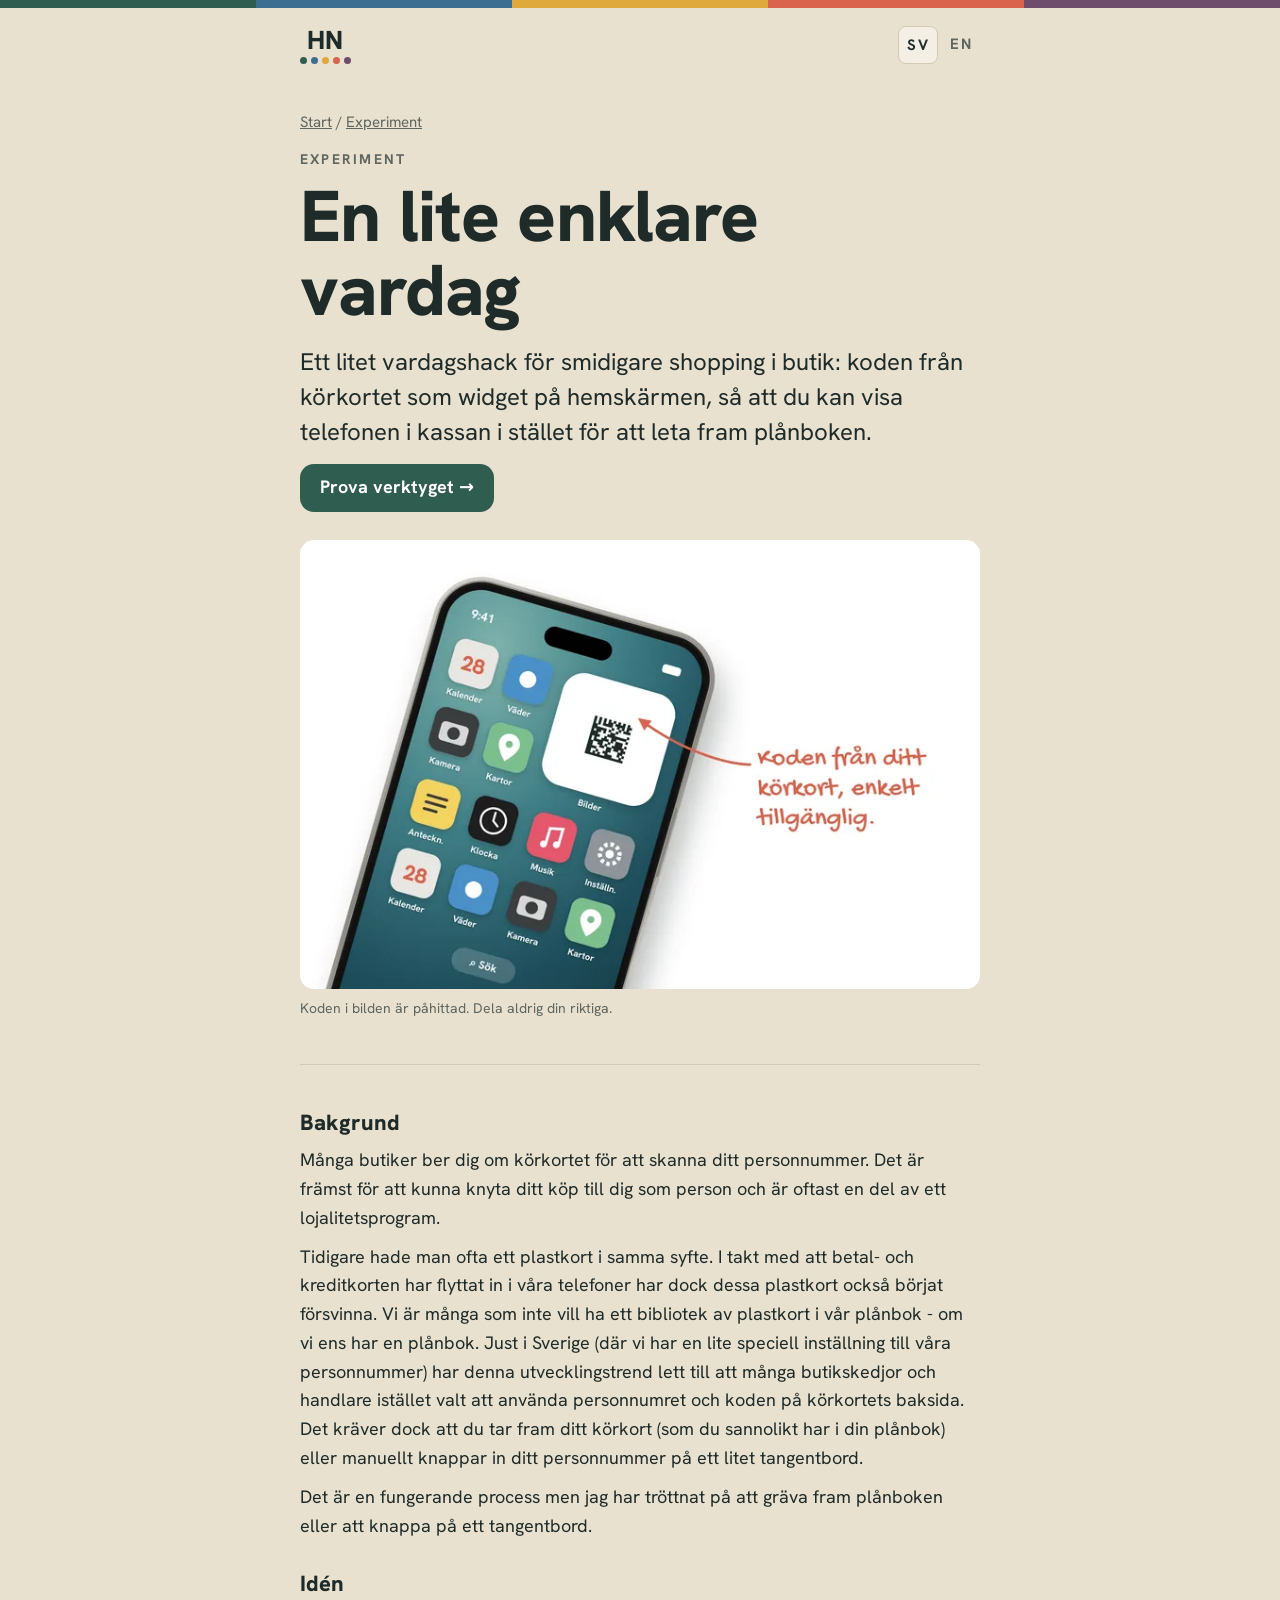
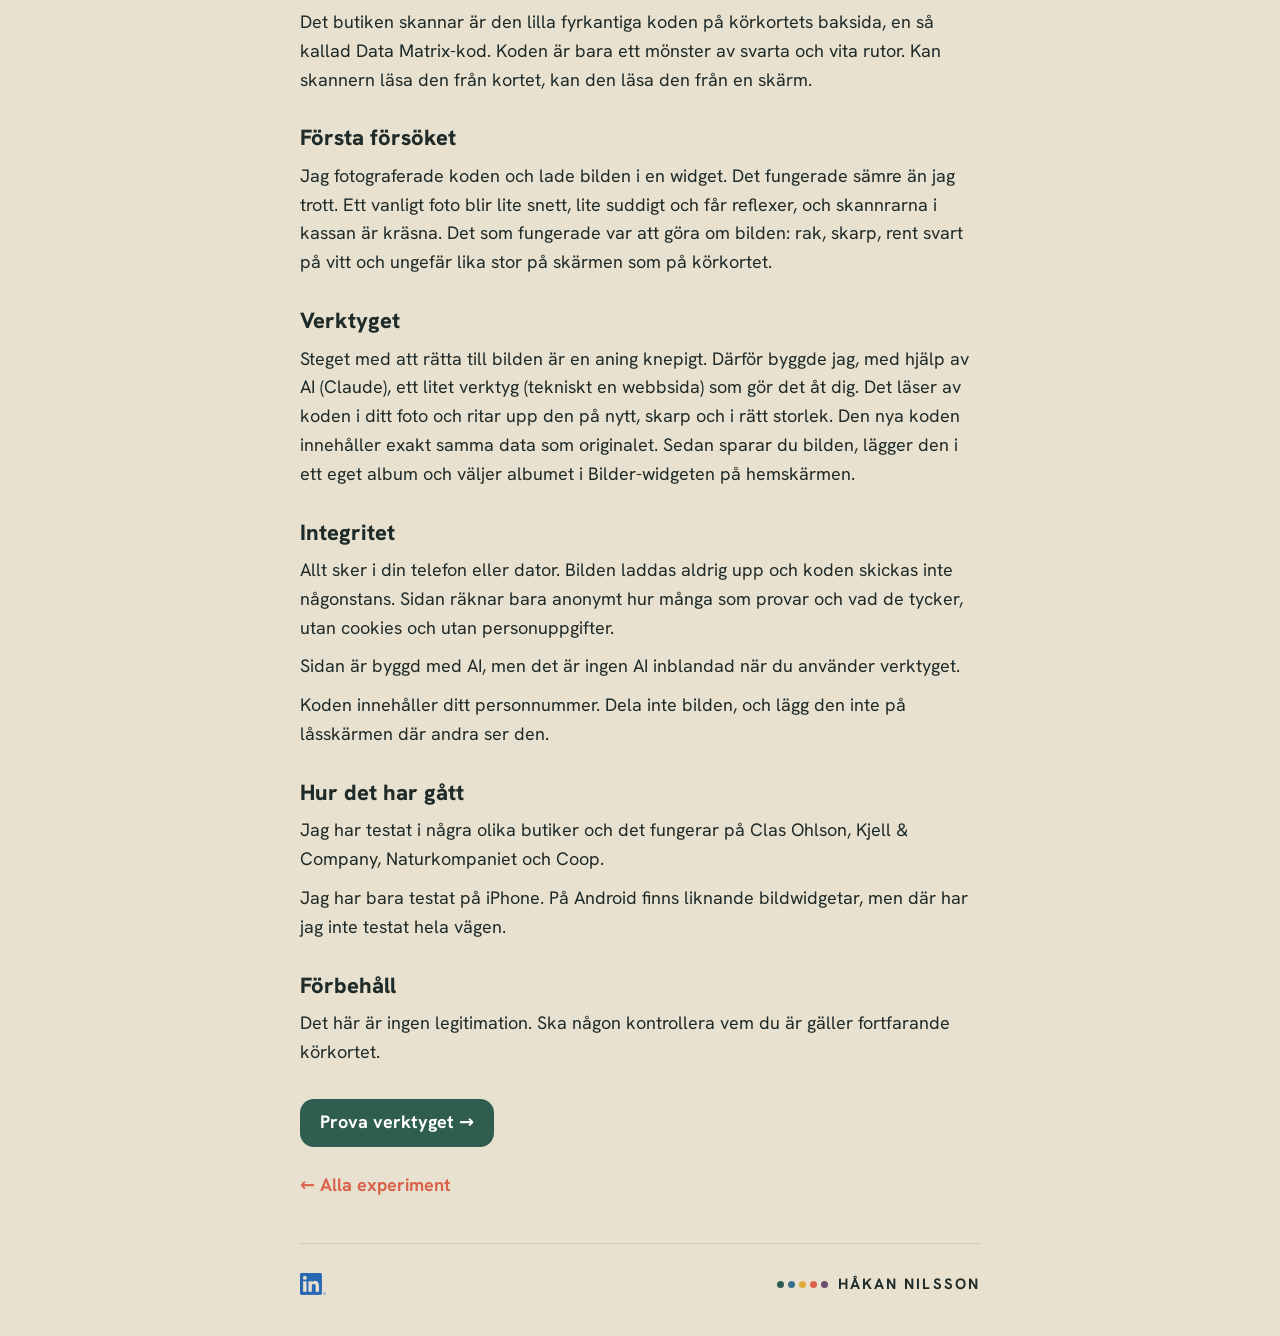
<file: sv/experiment/korkort/index.html>
<!doctype html>
<html lang="sv">
<head>
<meta charset="utf-8">
<meta name="viewport" content="width=device-width, initial-scale=1">
<title>En lite enklare vardag · Experiment · Håkan Nilsson</title>
<meta name="description" content="Gör en skarp bild av koden på körkortet och lägg den som widget på hemskärmen. Sen kan du visa telefonen i kassan i stället för att leta fram plånboken. Allt sker i din telefon.">
<link rel="canonical" href="https://hakannilsson.com/sv/experiment/korkort/">
<link rel="alternate" hreflang="sv" href="https://hakannilsson.com/sv/experiment/korkort/"><link rel="alternate" hreflang="en" href="https://hakannilsson.com/en/experiments/korkort/"><link rel="alternate" hreflang="x-default" href="https://hakannilsson.com/">
<link rel="icon" href="/favicon.ico" sizes="48x48">
<link rel="icon" href="/favicon.svg" type="image/svg+xml">
<link rel="apple-touch-icon" href="/apple-touch-icon.png">
<meta name="theme-color" content="#E9E1D0">
<meta property="og:title" content="En lite enklare vardag · Experiment · Håkan Nilsson">
<meta property="og:description" content="Gör en skarp bild av koden på körkortet och lägg den som widget på hemskärmen. Sen kan du visa telefonen i kassan i stället för att leta fram plånboken. Allt sker i din telefon.">
<meta property="og:url" content="https://hakannilsson.com/sv/experiment/korkort/">
<meta property="og:locale" content="sv_SE">
<link rel="preload" href="/assets/fonts/hanken-grotesk-latin-800-normal.woff2" as="font" type="font/woff2" crossorigin>
<meta property="og:image" content="https://hakannilsson.com/assets/img/intro-1200.jpg">
<link rel="stylesheet" href="/assets/site.css">
<script defer src="https://cloud.umami.is/script.js" data-website-id="d91f61fa-3d75-4a39-abb6-3322f1e78047"></script>
</head>
<body>
<div class="band"><i style="background:#2F5D50"></i><i style="background:#3C6E91"></i><i style="background:#E0A93B"></i><i style="background:#D9634C"></i><i style="background:#6E4C6B"></i></div>
<div class="wrap">
<header class="top"><a class="mono" href="/sv/" aria-label="Håkan Nilsson">HN<span class="dots"><i style="background:#2F5D50"></i><i style="background:#3C6E91"></i><i style="background:#E0A93B"></i><i style="background:#D9634C"></i><i style="background:#6E4C6B"></i></span></a>
<nav class="lang" aria-label="Språk"><span aria-current="true">SV</span><a href="/en/experiments/korkort/" hreflang="en" lang="en">EN</a></nav></header>
<main><section class="hero"><p class="crumbs"><a href="/sv/">Start</a> / <a href="/sv/experiment/">Experiment</a></p><div class="label" style="color:var(--mute);margin-top:14px">Experiment</div><h1>En lite enklare vardag</h1><p class="lead">Ett litet vardagshack för smidigare shopping i butik: koden från körkortet som widget på hemskärmen, så att du kan visa telefonen i kassan i stället för att leta fram plånboken.</p><a class="btn" href="/sv/experiment/korkort/verktyg/">Prova verktyget →</a><figure class="expimg"><picture><source type="image/webp" srcset="/assets/img/experiment/korkort-720.webp 720w, /assets/img/experiment/korkort-1360.webp 1360w, /assets/img/experiment/korkort-2040.webp 2040w" sizes="(min-width:740px) 680px, 100vw"><img src="/assets/img/experiment/korkort-1360.jpg" srcset="/assets/img/experiment/korkort-720.jpg 720w, /assets/img/experiment/korkort-1360.jpg 1360w, /assets/img/experiment/korkort-2040.jpg 2040w" sizes="(min-width:740px) 680px, 100vw" width="2720" height="1800" alt="En telefon med en widget på hemskärmen som visar en påhittad kod i Data Matrix-stil, och en handskriven kommentar med pil: Koden från ditt körkort, enkelt tillgänglig."></picture><figcaption>Koden i bilden är påhittad. Dela aldrig din riktiga.</figcaption></figure></section><section class="article"><h3>Bakgrund</h3>
<p>Många butiker ber dig om körkortet för att skanna ditt personnummer. Det är främst för att kunna knyta ditt köp till dig som person och är oftast en del av ett lojalitetsprogram. </p>
<p>Tidigare hade man ofta ett plastkort i samma syfte. I takt med att betal- och kreditkorten har flyttat in i våra telefoner har dock dessa plastkort också börjat försvinna. Vi är många som inte vill ha ett bibliotek av plastkort i vår plånbok - om vi ens har en plånbok. Just i Sverige (där vi har en lite speciell inställning till våra personnummer) har denna utvecklingstrend lett till att många butikskedjor och handlare istället valt att använda personnumret och koden på körkortets baksida. Det kräver dock att du tar fram ditt körkort (som du sannolikt har i din plånbok) eller manuellt knappar in ditt personnummer på ett litet tangentbord. </p>
<p>Det är en fungerande process men jag har tröttnat på att gräva fram plånboken eller att knappa på ett tangentbord. </p>
<h3>Idén</h3>
<p>Det butiken skannar är den lilla fyrkantiga koden på körkortets baksida, en så kallad Data Matrix-kod. Koden är bara ett mönster av svarta och vita rutor. Kan skannern läsa den från kortet, kan den läsa den från en skärm.</p>
<h3>Första försöket</h3>
<p>Jag fotograferade koden och lade bilden i en widget. Det fungerade sämre än jag trott. Ett vanligt foto blir lite snett, lite suddigt och får reflexer, och skannrarna i kassan är kräsna. Det som fungerade var att göra om bilden: rak, skarp, rent svart på vitt och ungefär lika stor på skärmen som på körkortet.</p>
<h3>Verktyget</h3>
<p>Steget med att rätta till bilden är en aning knepigt. Därför byggde jag, med hjälp av AI (Claude), ett litet verktyg (tekniskt en webbsida) som gör det åt dig. Det läser av koden i ditt foto och ritar upp den på nytt, skarp och i rätt storlek. Den nya koden innehåller exakt samma data som originalet. Sedan sparar du bilden, lägger den i ett eget album och väljer albumet i Bilder-widgeten på hemskärmen.</p>
<h3>Integritet</h3>
<p>Allt sker i din telefon eller dator. Bilden laddas aldrig upp och koden skickas inte någonstans. Sidan räknar bara anonymt hur många som provar och vad de tycker, utan cookies och utan personuppgifter.</p>
<p>Sidan är byggd med AI, men det är ingen AI inblandad när du använder verktyget. </p>
<p>Koden innehåller ditt personnummer. Dela inte bilden, och lägg den inte på låsskärmen där andra ser den.</p>
<h3>Hur det har gått</h3>
<p>Jag har testat i några olika butiker och det fungerar på Clas Ohlson, Kjell &amp; Company, Naturkompaniet och Coop. </p>
<p>Jag har bara testat på iPhone. På Android finns liknande bildwidgetar, men där har jag inte testat hela vägen.</p>
<h3>Förbehåll</h3>
<p>Det här är ingen legitimation. Ska någon kontrollera vem du är gäller fortfarande körkortet.</p><div style="margin-top:18px"><a class="btn" href="/sv/experiment/korkort/verktyg/">Prova verktyget →</a></div><p class="more-wrap"><a class="more" href="/sv/experiment/">← Alla experiment</a></p></section></main><footer class="bottom"><span style="display:flex;align-items:center;gap:14px"><a class="li-foot" href="https://www.linkedin.com/in/hakan---nilsson/" rel="me" aria-label="Håkan Nilsson på LinkedIn"><img src="/assets/img/linkedin-in.png" width="634" height="538" alt="LinkedIn"></a></span><a class="me" href="/sv/" style="text-decoration:none"><span class="dots"><i style="background:#2F5D50"></i><i style="background:#3C6E91"></i><i style="background:#E0A93B"></i><i style="background:#D9634C"></i><i style="background:#6E4C6B"></i></span>HÅKAN NILSSON</a></footer>
</div>
</body>
</html>
</file>
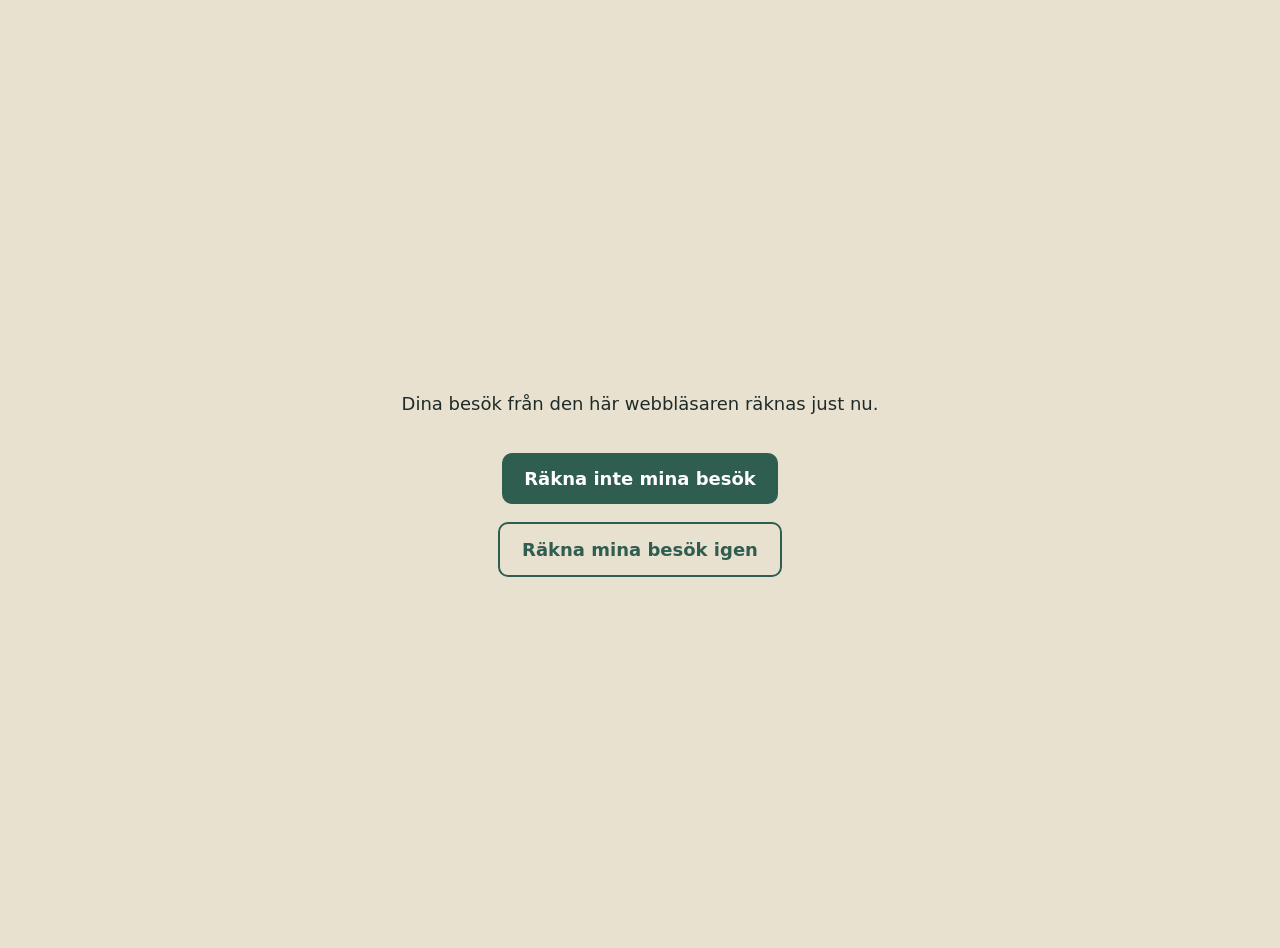
<file: inte-mig.html>
<!doctype html><html lang=sv><meta charset=utf-8><meta name=viewport content="width=device-width,initial-scale=1">
<meta name=robots content=noindex><title>Statistik</title><link rel=icon href="/favicon.svg" type="image/svg+xml">
<style>body{margin:0;min-height:100vh;display:flex;flex-direction:column;align-items:center;justify-content:center;gap:18px;background:#E9E1D0;color:#1E2B28;font:18px/1.5 system-ui,sans-serif;padding:24px;text-align:center}button{font:inherit;font-weight:700;padding:12px 22px;border-radius:10px;border:0;background:#2F5D50;color:#fff;cursor:pointer}button.alt{background:transparent;color:#2F5D50;border:2px solid #2F5D50}</style>
<p id=s></p><button onclick="set(1)">Räkna inte mina besök</button><button class=alt onclick="set(0)">Räkna mina besök igen</button>
<script>
function show(){var d;try{d=localStorage.getItem('umami.disabled')}catch(e){}document.getElementById('s').textContent=d?'Dina besök från den här webbläsaren räknas inte.':'Dina besök från den här webbläsaren räknas just nu.'}
function set(v){try{v?localStorage.setItem('umami.disabled','1'):localStorage.removeItem('umami.disabled')}catch(e){}show()}
show()
</script></html>
</file>
<file: assets/site.css>
@font-face{font-family:Sans;font-weight:400;font-display:swap;src:url(/assets/fonts/hanken-grotesk-latin-400-normal.woff2) format("woff2")}
@font-face{font-family:Sans;font-weight:700;font-display:swap;src:url(/assets/fonts/hanken-grotesk-latin-700-normal.woff2) format("woff2")}
@font-face{font-family:Sans;font-weight:800;font-display:swap;src:url(/assets/fonts/hanken-grotesk-latin-800-normal.woff2) format("woff2")}
@font-face{font-family:Hand;font-display:swap;src:url(/assets/fonts/gochi-hand-latin-400-normal.woff2) format("woff2")}
:root{--bg:#E9E1D0;--card:#F4EFE4;--ink:#1E2B28;--mute:#5F665F;--line:#D3C9B4;--green:#2F5D50;--blue:#3C6E91;--ochre:#B7861E;--coral:#D9634C;--plum:#6E4C6B}
@media (prefers-color-scheme:dark){:root:not([data-theme="light"]){--bg:#1A2321;--card:#22302C;--ink:#EDE7DA;--mute:#A9B0A9;--line:#3A4945;--green:#6FA894;--blue:#7FB0D4;--ochre:#E0A93B;--coral:#E57A64;--plum:#B48DB0}}
:root[data-theme="dark"]{--bg:#1A2321;--card:#22302C;--ink:#EDE7DA;--mute:#A9B0A9;--line:#3A4945;--green:#6FA894;--blue:#7FB0D4;--ochre:#E0A93B;--coral:#E57A64;--plum:#B48DB0}
*{box-sizing:border-box;margin:0;padding:0}
body{background:var(--bg);color:var(--ink);font-family:Sans,system-ui,sans-serif;font-size:18px;line-height:1.6;-webkit-text-size-adjust:100%}
a{color:inherit}
.band{display:flex;height:8px}.band i{flex:1}
.wrap{max-width:728px;margin:0 auto;padding:0 16px}
@media (min-width:700px){.wrap{padding:0 24px}}
header.top{display:flex;justify-content:space-between;align-items:center;padding:18px 0}
.mono{display:inline-flex;flex-direction:column;align-items:center;gap:4px;text-decoration:none;font-weight:800;font-size:26px;letter-spacing:.02em;line-height:1}
.dots{display:flex;gap:4px}.dots i{width:7px;height:7px;border-radius:50%}
nav.lang{display:flex;gap:4px;font-weight:700;font-size:15px;letter-spacing:.1em}
nav.lang a,nav.lang span{padding:6px 8px;border-radius:8px;text-decoration:none}
nav.lang span{background:var(--card);border:1px solid var(--line)}
nav.lang a{color:var(--mute)}
.label{font-weight:700;font-size:14px;letter-spacing:.16em;text-transform:uppercase;color:var(--green)}
h1{font-weight:800;font-size:clamp(40px,10vw,72px);line-height:1.02;letter-spacing:-.01em;margin:10px 0 18px}
h1 em{font-style:normal;color:var(--green)}
h2{font-weight:800;font-size:clamp(26px,6vw,34px);line-height:1.15;margin:0 0 14px}
.lead{font-size:clamp(20px,4.6vw,24px);line-height:1.45}
.hand{font-family:Hand,cursive;color:var(--coral);font-size:24px;line-height:1.2}
section{padding:44px 0;border-top:1px solid var(--line)}
section.hero{border-top:0;padding-top:28px}
p+p{margin-top:14px}
.topics{display:grid;grid-template-columns:1fr;gap:12px;margin-top:8px}
@media (min-width:640px){.topics{grid-template-columns:1fr 1fr}}
.topic{background:var(--card);border:1px solid var(--line);border-radius:14px;padding:14px 16px;border-left:6px solid var(--c)}
.topic b{display:block;font-size:13px;letter-spacing:.14em;text-transform:uppercase;color:var(--c)}
.topic span{display:block;font-weight:800;font-size:19px;margin-top:2px}
.topic small{display:block;color:var(--mute);font-size:15px;margin-top:2px}
.cards{display:grid;gap:14px;margin-top:8px}
.card{display:block;background:var(--card);border:1px solid var(--line);border-radius:16px;padding:18px;text-decoration:none}
.card:hover{border-color:var(--mute)}
.card .meta{font-size:13px;letter-spacing:.14em;text-transform:uppercase;color:var(--mute);font-weight:700}
.card h3{font-weight:800;font-size:22px;line-height:1.2;margin:6px 0 6px}
.card p{color:var(--ink);font-size:17px}
.card .go{display:inline-block;margin-top:10px;font-weight:700;color:var(--coral)}
.btn{display:inline-flex;align-items:center;min-height:48px;padding:0 20px;border-radius:14px;background:var(--green);color:#fff;font-weight:700;text-decoration:none;margin-top:14px}
:root[data-theme="dark"] .btn{color:#10201B}
@media (prefers-color-scheme:dark){:root:not([data-theme="light"]) .btn{color:#10201B}}
.more{display:inline-block;margin-top:14px;font-weight:700;color:var(--coral);text-decoration:none}
footer.bottom{display:flex;justify-content:space-between;align-items:center;flex-wrap:wrap;gap:10px;padding:28px 0 40px;border-top:1px solid var(--line);font-size:15px;color:var(--mute)}
footer.bottom .me{display:flex;align-items:center;gap:10px;font-weight:700;letter-spacing:.14em;color:var(--ink)}
.crumbs{font-size:15px;color:var(--mute)}.crumbs a{color:var(--mute)}
.article{max-width:680px}
.expimg{margin-top:28px;max-width:680px}
.expimg img{width:100%;height:auto;display:block;border-radius:14px}
.expimg figcaption{font-size:14px;color:var(--mute);margin-top:8px}
.article h3{font-weight:800;font-size:22px;line-height:1.25;margin:30px 0 8px}
.article h3:first-child{margin-top:0}
.article p{margin-top:10px}
.byline{display:flex;align-items:center;gap:10px}
.li-by img{height:22px;width:auto;display:block}
@media (prefers-color-scheme:dark){:root:not([data-theme="light"]) .li-by img{background:#fff;padding:3px;border-radius:5px}}
:root[data-theme="dark"] .li-by img{background:#fff;padding:3px;border-radius:5px}
.li{display:inline-flex;align-items:center;gap:14px;margin-top:14px;text-decoration:none}
.li img{height:44px;width:auto;display:block}
.li-foot img{height:22px;width:auto;display:block}
@media (prefers-color-scheme:dark){:root:not([data-theme="light"]) .li img,:root:not([data-theme="light"]) .li-foot img{background:#fff;padding:4px;border-radius:6px}}
:root[data-theme="dark"] .li img,:root[data-theme="dark"] .li-foot img{background:#fff;padding:4px;border-radius:6px}
.intro{width:100vw;margin-left:calc(50% - 50vw);margin-bottom:8px;line-height:0}
.intro figcaption{line-height:1.4;font-size:13px;color:var(--mute);text-align:right;padding:6px 16px 0;max-width:712px;margin:0 auto}
.intro img{width:100%;height:clamp(240px,40vw,620px);object-fit:cover;object-position:50% 45%;display:block}
</file>
